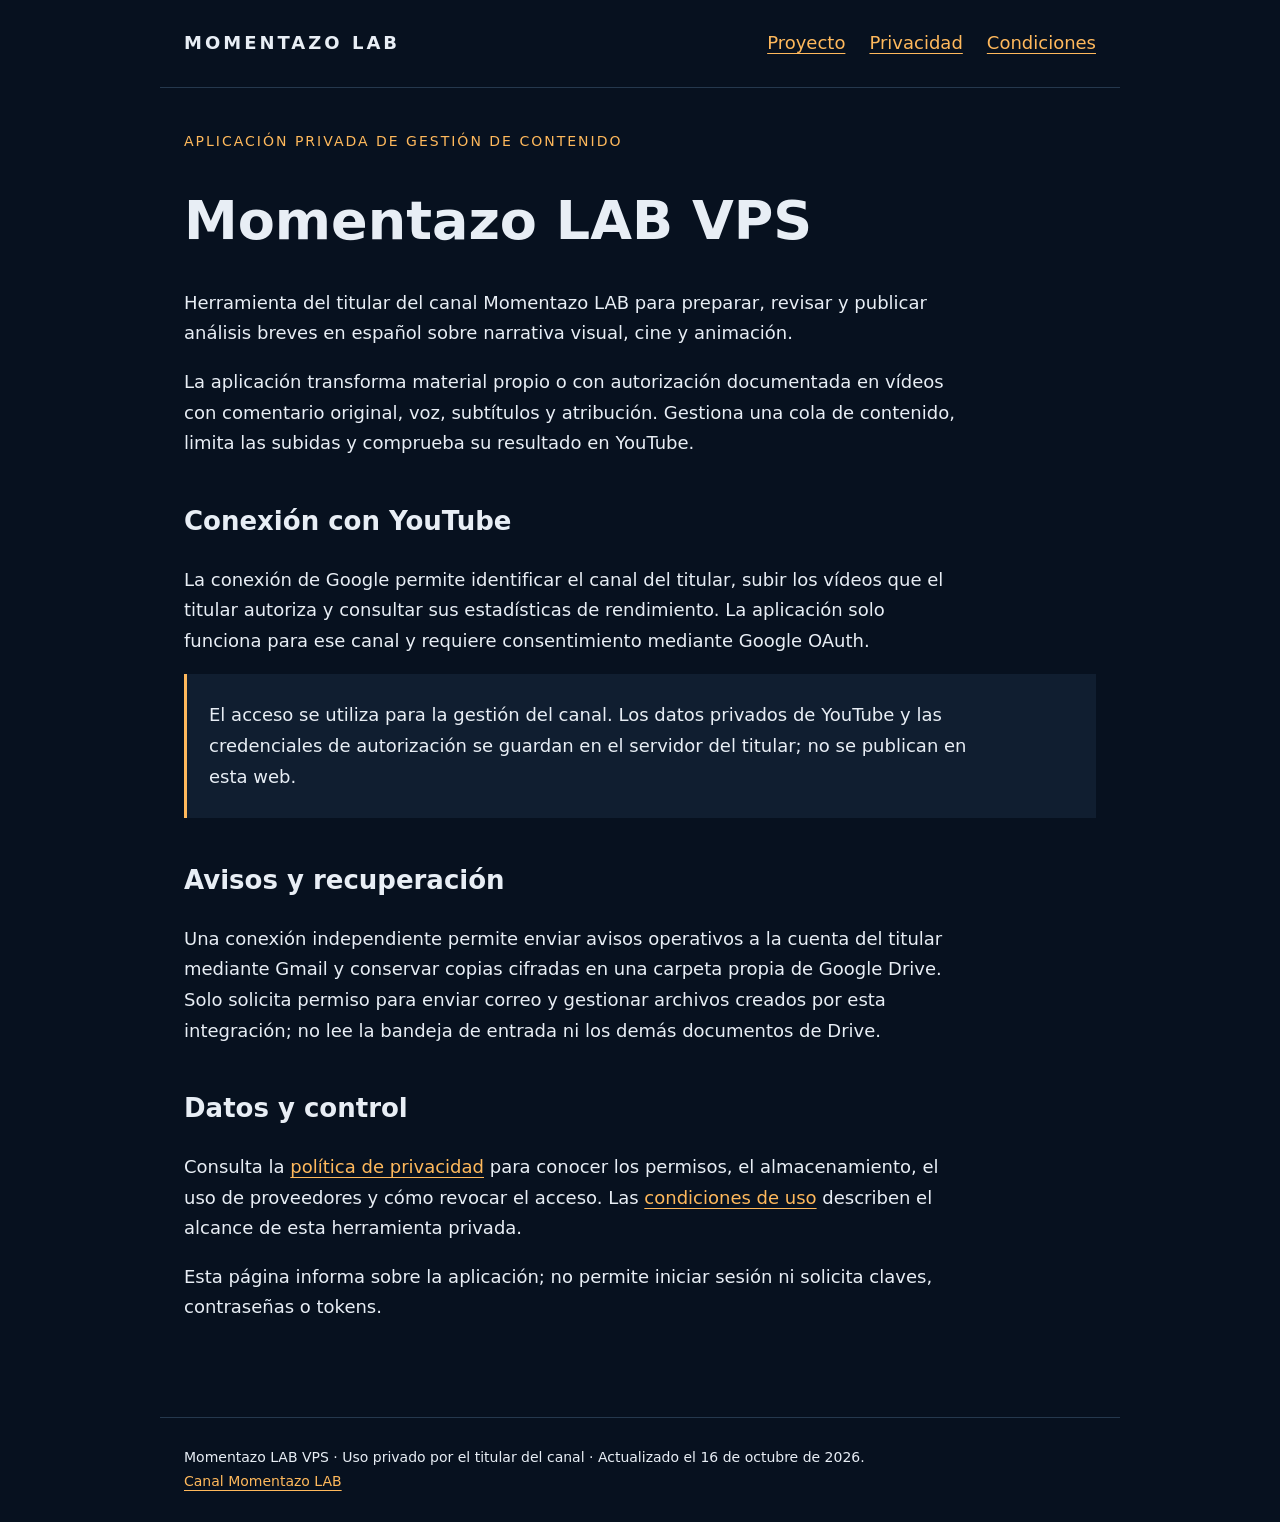
<file: index.html>
<!doctype html>
<html lang="es"><head><meta charset="utf-8"><meta name="viewport" content="width=device-width,initial-scale=1"><meta name="referrer" content="no-referrer"><title>Proyecto · Momentazo LAB VPS</title><meta name="description" content="Información y privacidad del gestor privado de Momentazo LAB."><link rel="stylesheet" href="style.css"></head><body><header><a class="brand" href="index.html">MOMENTAZO LAB</a><nav aria-label="Navegación"><a href="index.html">Proyecto</a><a href="privacidad.html">Privacidad</a><a href="condiciones.html">Condiciones</a></nav></header><main><p class="eyebrow">Aplicación privada de gestión de contenido</p><h1>Momentazo LAB VPS</h1><p>Herramienta del titular del canal Momentazo LAB para preparar, revisar y publicar análisis breves en español sobre narrativa visual, cine y animación.</p><p>La aplicación transforma material propio o con autorización documentada en vídeos con comentario original, voz, subtítulos y atribución. Gestiona una cola de contenido, limita las subidas y comprueba su resultado en YouTube.</p><h2>Conexión con YouTube</h2><p>La conexión de Google permite identificar el canal del titular, subir los vídeos que el titular autoriza y consultar sus estadísticas de rendimiento. La aplicación solo funciona para ese canal y requiere consentimiento mediante Google OAuth.</p><div class="callout"><p>El acceso se utiliza para la gestión del canal. Los datos privados de YouTube y las credenciales de autorización se guardan en el servidor del titular; no se publican en esta web.</p></div><h2>Avisos y recuperación</h2><p>Una conexión independiente permite enviar avisos operativos a la cuenta del titular mediante Gmail y conservar copias cifradas en una carpeta propia de Google Drive. Solo solicita permiso para enviar correo y gestionar archivos creados por esta integración; no lee la bandeja de entrada ni los demás documentos de Drive.</p><h2>Datos y control</h2><p>Consulta la <a href="privacidad.html">política de privacidad</a> para conocer los permisos, el almacenamiento, el uso de proveedores y cómo revocar el acceso. Las <a href="condiciones.html">condiciones de uso</a> describen el alcance de esta herramienta privada.</p><p>Esta página informa sobre la aplicación; no permite iniciar sesión ni solicita claves, contraseñas o tokens.</p></main><footer>Momentazo LAB VPS · Uso privado por el titular del canal · Actualizado el 16 de octubre de 2026.<br><a href="https://www.youtube.com/@MomentazoLab">Canal Momentazo LAB</a></footer></body></html>
</file>
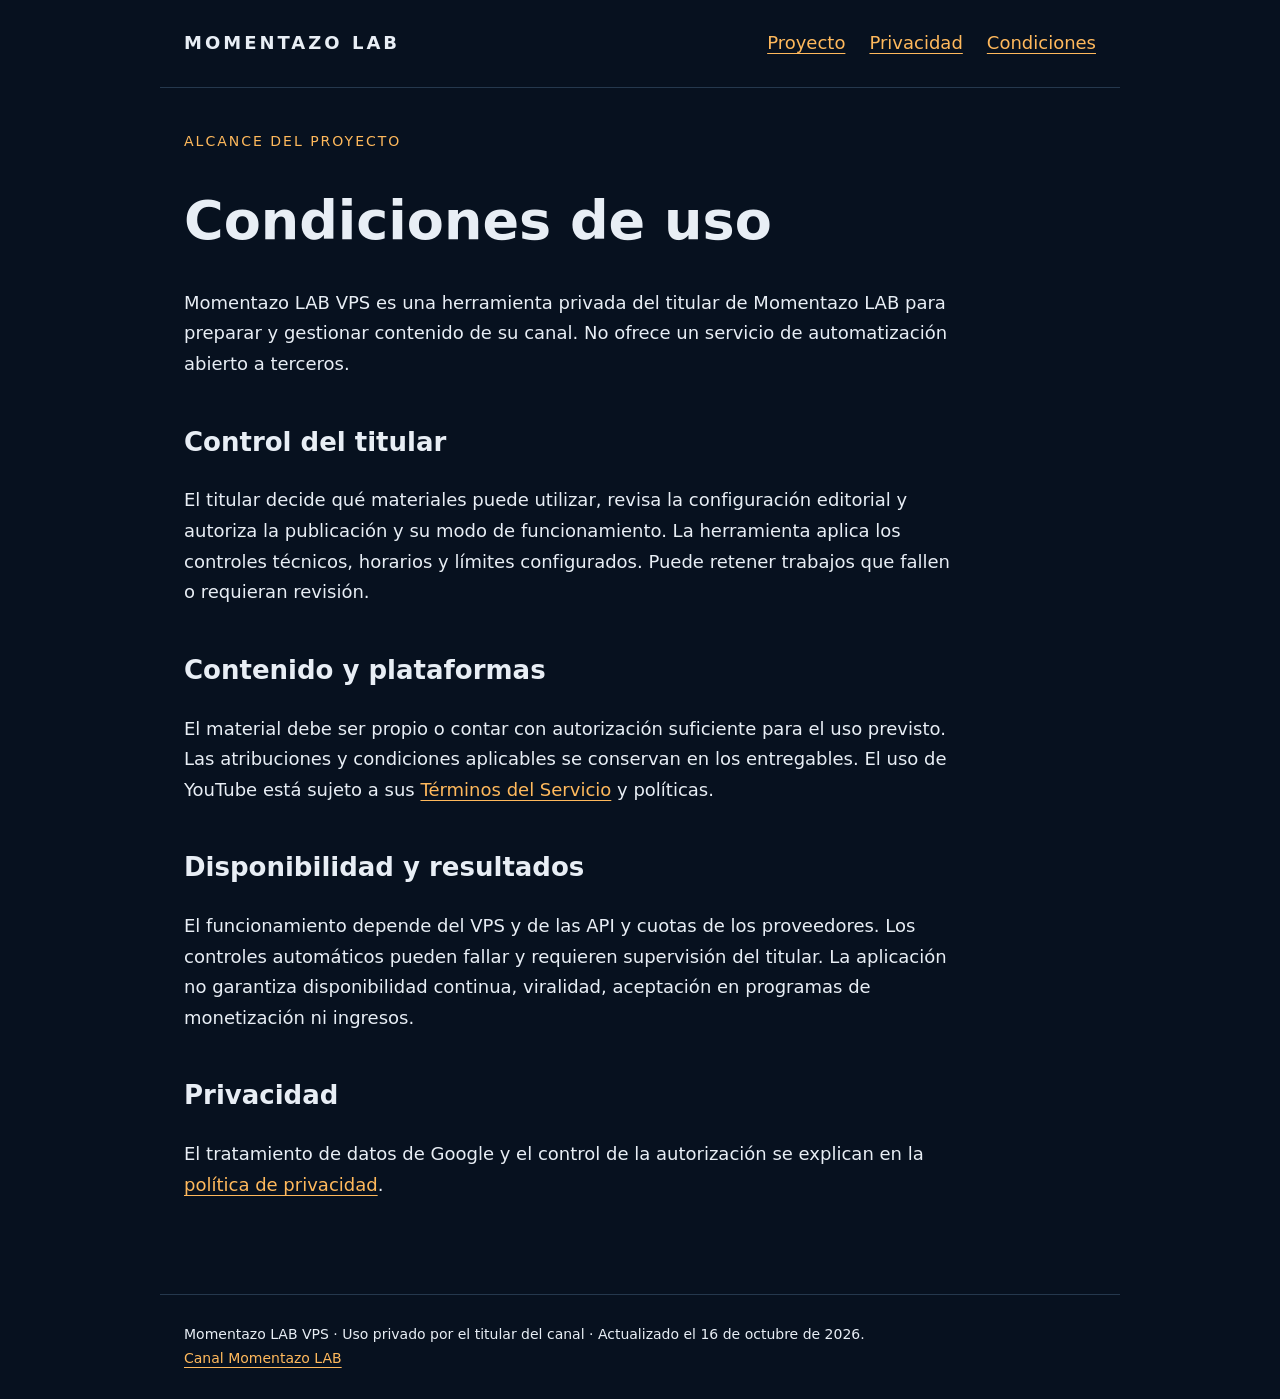
<file: condiciones.html>
<!doctype html>
<html lang="es"><head><meta charset="utf-8"><meta name="viewport" content="width=device-width,initial-scale=1"><meta name="referrer" content="no-referrer"><title>Condiciones de uso · Momentazo LAB VPS</title><meta name="description" content="Información y privacidad del gestor privado de Momentazo LAB."><link rel="stylesheet" href="style.css"></head><body><header><a class="brand" href="index.html">MOMENTAZO LAB</a><nav aria-label="Navegación"><a href="index.html">Proyecto</a><a href="privacidad.html">Privacidad</a><a href="condiciones.html">Condiciones</a></nav></header><main><p class="eyebrow">Alcance del proyecto</p><h1>Condiciones de uso</h1><p>Momentazo LAB VPS es una herramienta privada del titular de Momentazo LAB para preparar y gestionar contenido de su canal. No ofrece un servicio de automatización abierto a terceros.</p><h2>Control del titular</h2><p>El titular decide qué materiales puede utilizar, revisa la configuración editorial y autoriza la publicación y su modo de funcionamiento. La herramienta aplica los controles técnicos, horarios y límites configurados. Puede retener trabajos que fallen o requieran revisión.</p><h2>Contenido y plataformas</h2><p>El material debe ser propio o contar con autorización suficiente para el uso previsto. Las atribuciones y condiciones aplicables se conservan en los entregables. El uso de YouTube está sujeto a sus <a href="https://www.youtube.com/t/terms">Términos del Servicio</a> y políticas.</p><h2>Disponibilidad y resultados</h2><p>El funcionamiento depende del VPS y de las API y cuotas de los proveedores. Los controles automáticos pueden fallar y requieren supervisión del titular. La aplicación no garantiza disponibilidad continua, viralidad, aceptación en programas de monetización ni ingresos.</p><h2>Privacidad</h2><p>El tratamiento de datos de Google y el control de la autorización se explican en la <a href="privacidad.html">política de privacidad</a>.</p></main><footer>Momentazo LAB VPS · Uso privado por el titular del canal · Actualizado el 16 de octubre de 2026.<br><a href="https://www.youtube.com/@MomentazoLab">Canal Momentazo LAB</a></footer></body></html>
</file>
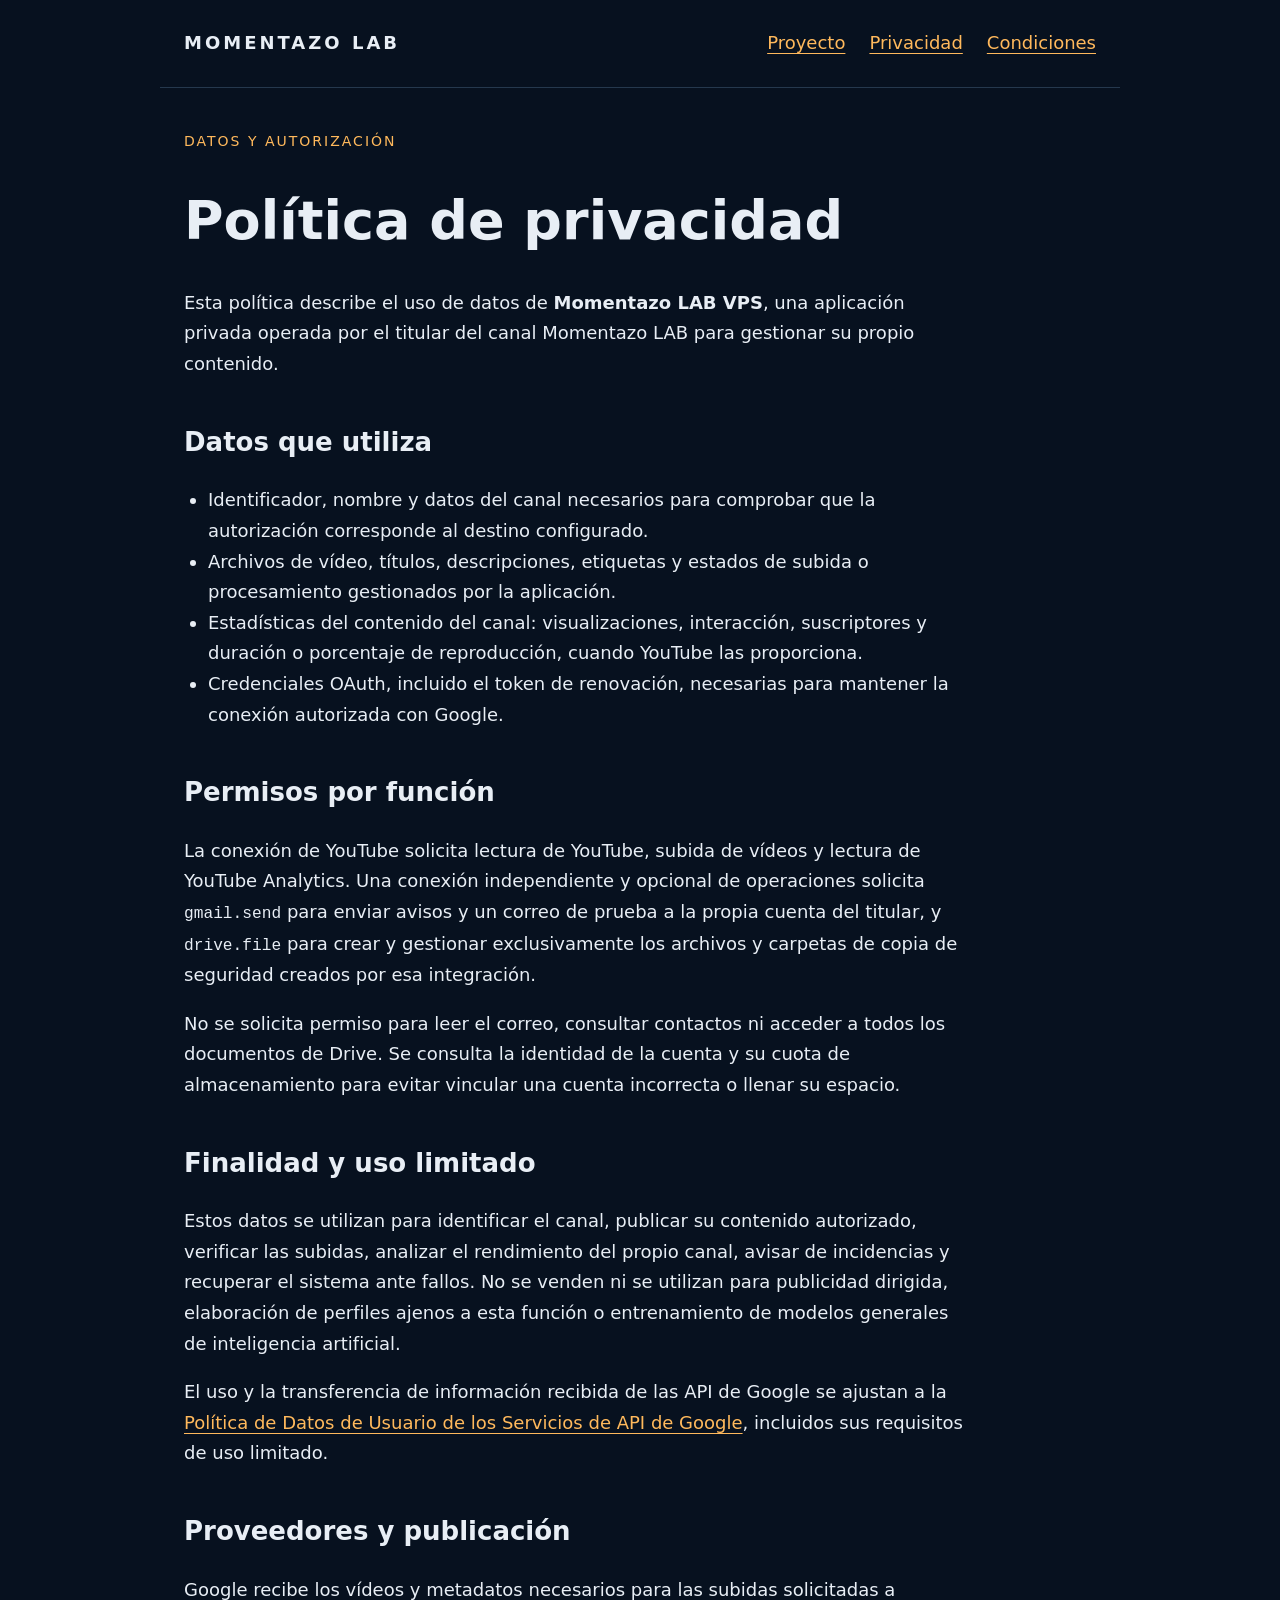
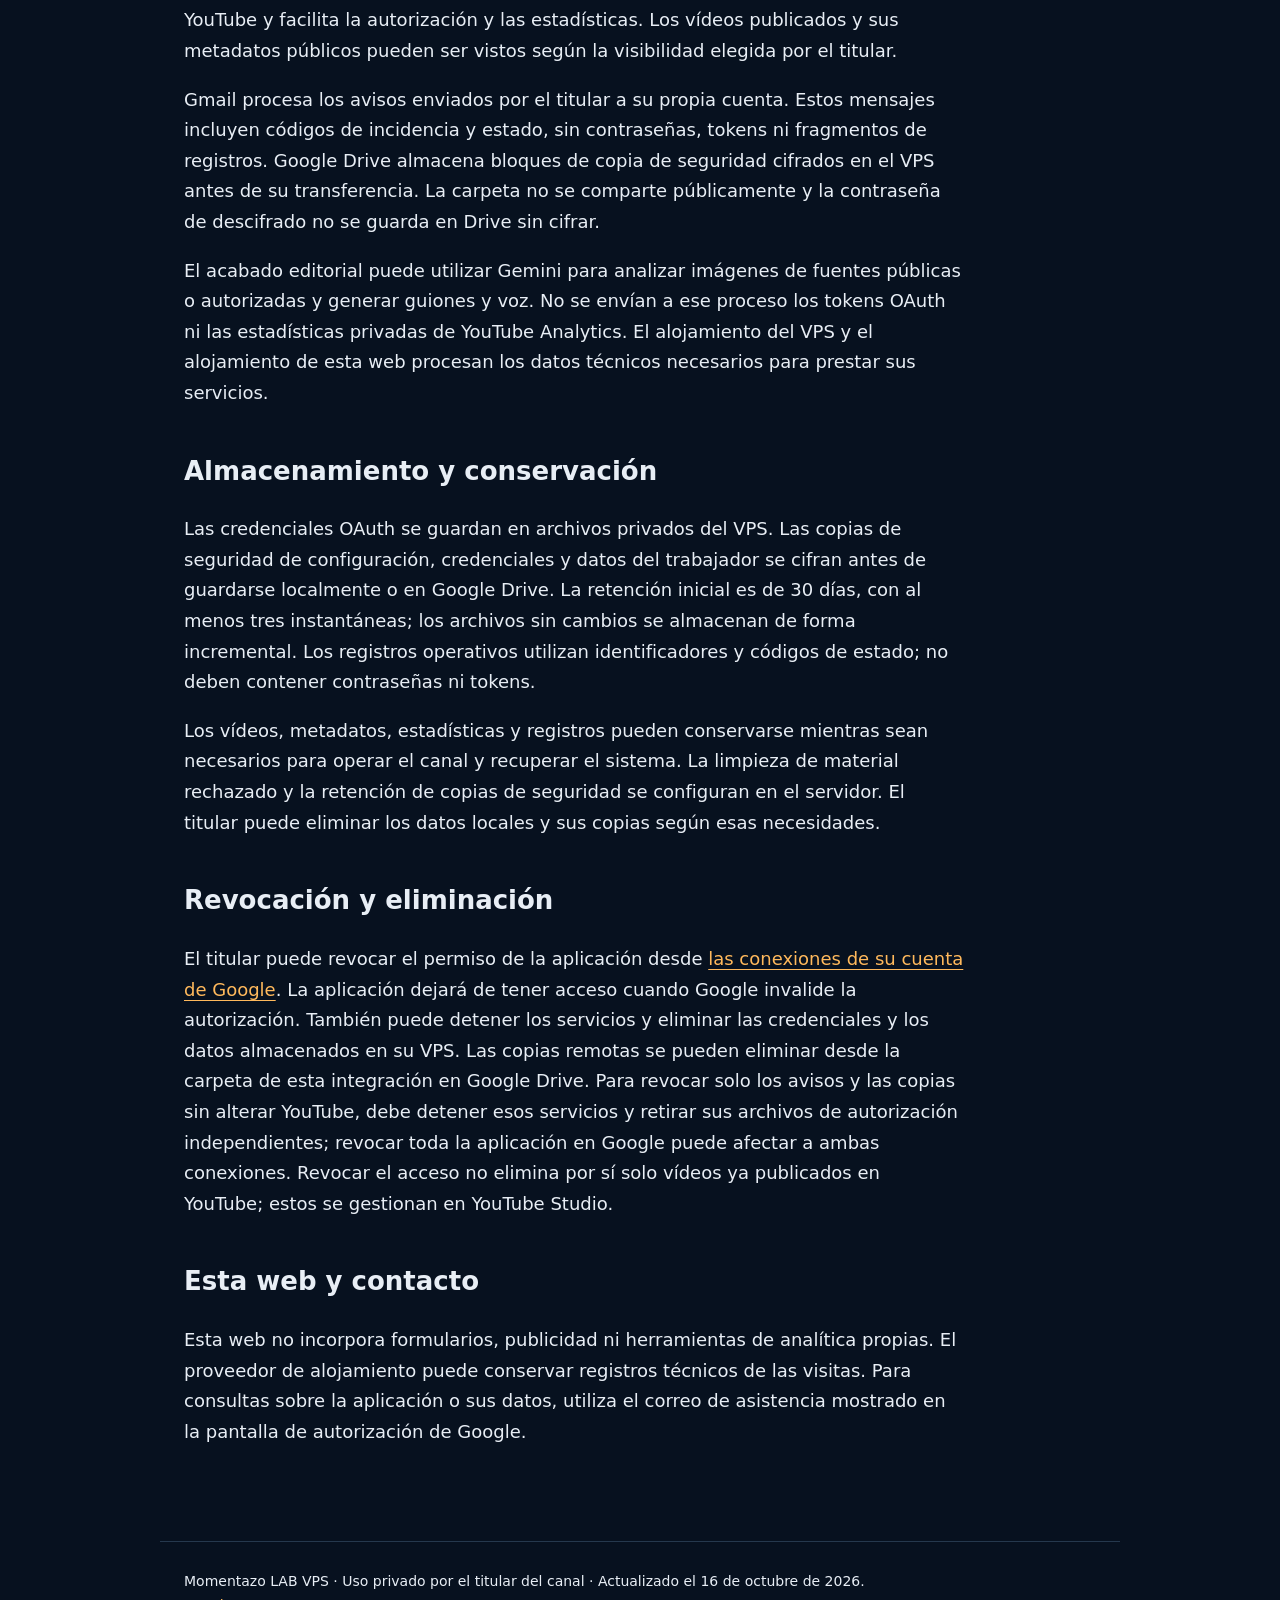
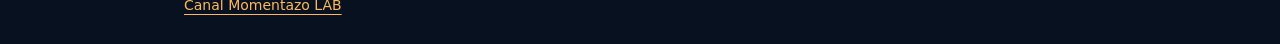
<file: privacidad.html>
<!doctype html>
<html lang="es"><head><meta charset="utf-8"><meta name="viewport" content="width=device-width,initial-scale=1"><meta name="referrer" content="no-referrer"><title>Política de privacidad · Momentazo LAB VPS</title><meta name="description" content="Información y privacidad del gestor privado de Momentazo LAB."><link rel="stylesheet" href="style.css"></head><body><header><a class="brand" href="index.html">MOMENTAZO LAB</a><nav aria-label="Navegación"><a href="index.html">Proyecto</a><a href="privacidad.html">Privacidad</a><a href="condiciones.html">Condiciones</a></nav></header><main><p class="eyebrow">Datos y autorización</p><h1>Política de privacidad</h1><p>Esta política describe el uso de datos de <strong>Momentazo LAB VPS</strong>, una aplicación privada operada por el titular del canal Momentazo LAB para gestionar su propio contenido.</p><h2>Datos que utiliza</h2><ul><li>Identificador, nombre y datos del canal necesarios para comprobar que la autorización corresponde al destino configurado.</li><li>Archivos de vídeo, títulos, descripciones, etiquetas y estados de subida o procesamiento gestionados por la aplicación.</li><li>Estadísticas del contenido del canal: visualizaciones, interacción, suscriptores y duración o porcentaje de reproducción, cuando YouTube las proporciona.</li><li>Credenciales OAuth, incluido el token de renovación, necesarias para mantener la conexión autorizada con Google.</li></ul><h2>Permisos por función</h2><p>La conexión de YouTube solicita lectura de YouTube, subida de vídeos y lectura de YouTube Analytics. Una conexión independiente y opcional de operaciones solicita <code>gmail.send</code> para enviar avisos y un correo de prueba a la propia cuenta del titular, y <code>drive.file</code> para crear y gestionar exclusivamente los archivos y carpetas de copia de seguridad creados por esa integración.</p><p>No se solicita permiso para leer el correo, consultar contactos ni acceder a todos los documentos de Drive. Se consulta la identidad de la cuenta y su cuota de almacenamiento para evitar vincular una cuenta incorrecta o llenar su espacio.</p><h2>Finalidad y uso limitado</h2><p>Estos datos se utilizan para identificar el canal, publicar su contenido autorizado, verificar las subidas, analizar el rendimiento del propio canal, avisar de incidencias y recuperar el sistema ante fallos. No se venden ni se utilizan para publicidad dirigida, elaboración de perfiles ajenos a esta función o entrenamiento de modelos generales de inteligencia artificial.</p><p>El uso y la transferencia de información recibida de las API de Google se ajustan a la <a href="https://developers.google.com/terms/api-services-user-data-policy">Política de Datos de Usuario de los Servicios de API de Google</a>, incluidos sus requisitos de uso limitado.</p><h2>Proveedores y publicación</h2><p>Google recibe los vídeos y metadatos necesarios para las subidas solicitadas a YouTube y facilita la autorización y las estadísticas. Los vídeos publicados y sus metadatos públicos pueden ser vistos según la visibilidad elegida por el titular.</p><p>Gmail procesa los avisos enviados por el titular a su propia cuenta. Estos mensajes incluyen códigos de incidencia y estado, sin contraseñas, tokens ni fragmentos de registros. Google Drive almacena bloques de copia de seguridad cifrados en el VPS antes de su transferencia. La carpeta no se comparte públicamente y la contraseña de descifrado no se guarda en Drive sin cifrar.</p><p>El acabado editorial puede utilizar Gemini para analizar imágenes de fuentes públicas o autorizadas y generar guiones y voz. No se envían a ese proceso los tokens OAuth ni las estadísticas privadas de YouTube Analytics. El alojamiento del VPS y el alojamiento de esta web procesan los datos técnicos necesarios para prestar sus servicios.</p><h2>Almacenamiento y conservación</h2><p>Las credenciales OAuth se guardan en archivos privados del VPS. Las copias de seguridad de configuración, credenciales y datos del trabajador se cifran antes de guardarse localmente o en Google Drive. La retención inicial es de 30 días, con al menos tres instantáneas; los archivos sin cambios se almacenan de forma incremental. Los registros operativos utilizan identificadores y códigos de estado; no deben contener contraseñas ni tokens.</p><p>Los vídeos, metadatos, estadísticas y registros pueden conservarse mientras sean necesarios para operar el canal y recuperar el sistema. La limpieza de material rechazado y la retención de copias de seguridad se configuran en el servidor. El titular puede eliminar los datos locales y sus copias según esas necesidades.</p><h2>Revocación y eliminación</h2><p>El titular puede revocar el permiso de la aplicación desde <a href="https://myaccount.google.com/connections">las conexiones de su cuenta de Google</a>. La aplicación dejará de tener acceso cuando Google invalide la autorización. También puede detener los servicios y eliminar las credenciales y los datos almacenados en su VPS. Las copias remotas se pueden eliminar desde la carpeta de esta integración en Google Drive. Para revocar solo los avisos y las copias sin alterar YouTube, debe detener esos servicios y retirar sus archivos de autorización independientes; revocar toda la aplicación en Google puede afectar a ambas conexiones. Revocar el acceso no elimina por sí solo vídeos ya publicados en YouTube; estos se gestionan en YouTube Studio.</p><h2>Esta web y contacto</h2><p>Esta web no incorpora formularios, publicidad ni herramientas de analítica propias. El proveedor de alojamiento puede conservar registros técnicos de las visitas. Para consultas sobre la aplicación o sus datos, utiliza el correo de asistencia mostrado en la pantalla de autorización de Google.</p></main><footer>Momentazo LAB VPS · Uso privado por el titular del canal · Actualizado el 16 de octubre de 2026.<br><a href="https://www.youtube.com/@MomentazoLab">Canal Momentazo LAB</a></footer></body></html>
</file>
<file: style.css>
*{box-sizing:border-box}body{margin:0;background:#07111f;color:#e8eef5;font:18px/1.7 system-ui,sans-serif}main,header,footer{max-width:960px;margin:auto;padding:28px 24px}header{display:flex;justify-content:space-between;gap:24px;flex-wrap:wrap;border-bottom:1px solid #25384d}a{color:#ffb95c;text-underline-offset:4px}nav{display:flex;gap:24px;flex-wrap:wrap}h1{font-size:clamp(32px,6vw,54px);line-height:1.15;max-width:850px}h2{font-size:26px;margin-top:40px}p,li{max-width:780px}small,.muted{color:#acb6c5}footer{border-top:1px solid #25384d;margin-top:48px;font-size:14px}.brand{font-weight:750;letter-spacing:3px;color:#e8eef5;text-decoration:none}.eyebrow{color:#ffb95c;font-size:14px;letter-spacing:2px;text-transform:uppercase}.callout{border-left:3px solid #ffb95c;padding:8px 22px;background:#101e30}ul{padding-left:24px}code{font-size:.9em}
</file>
